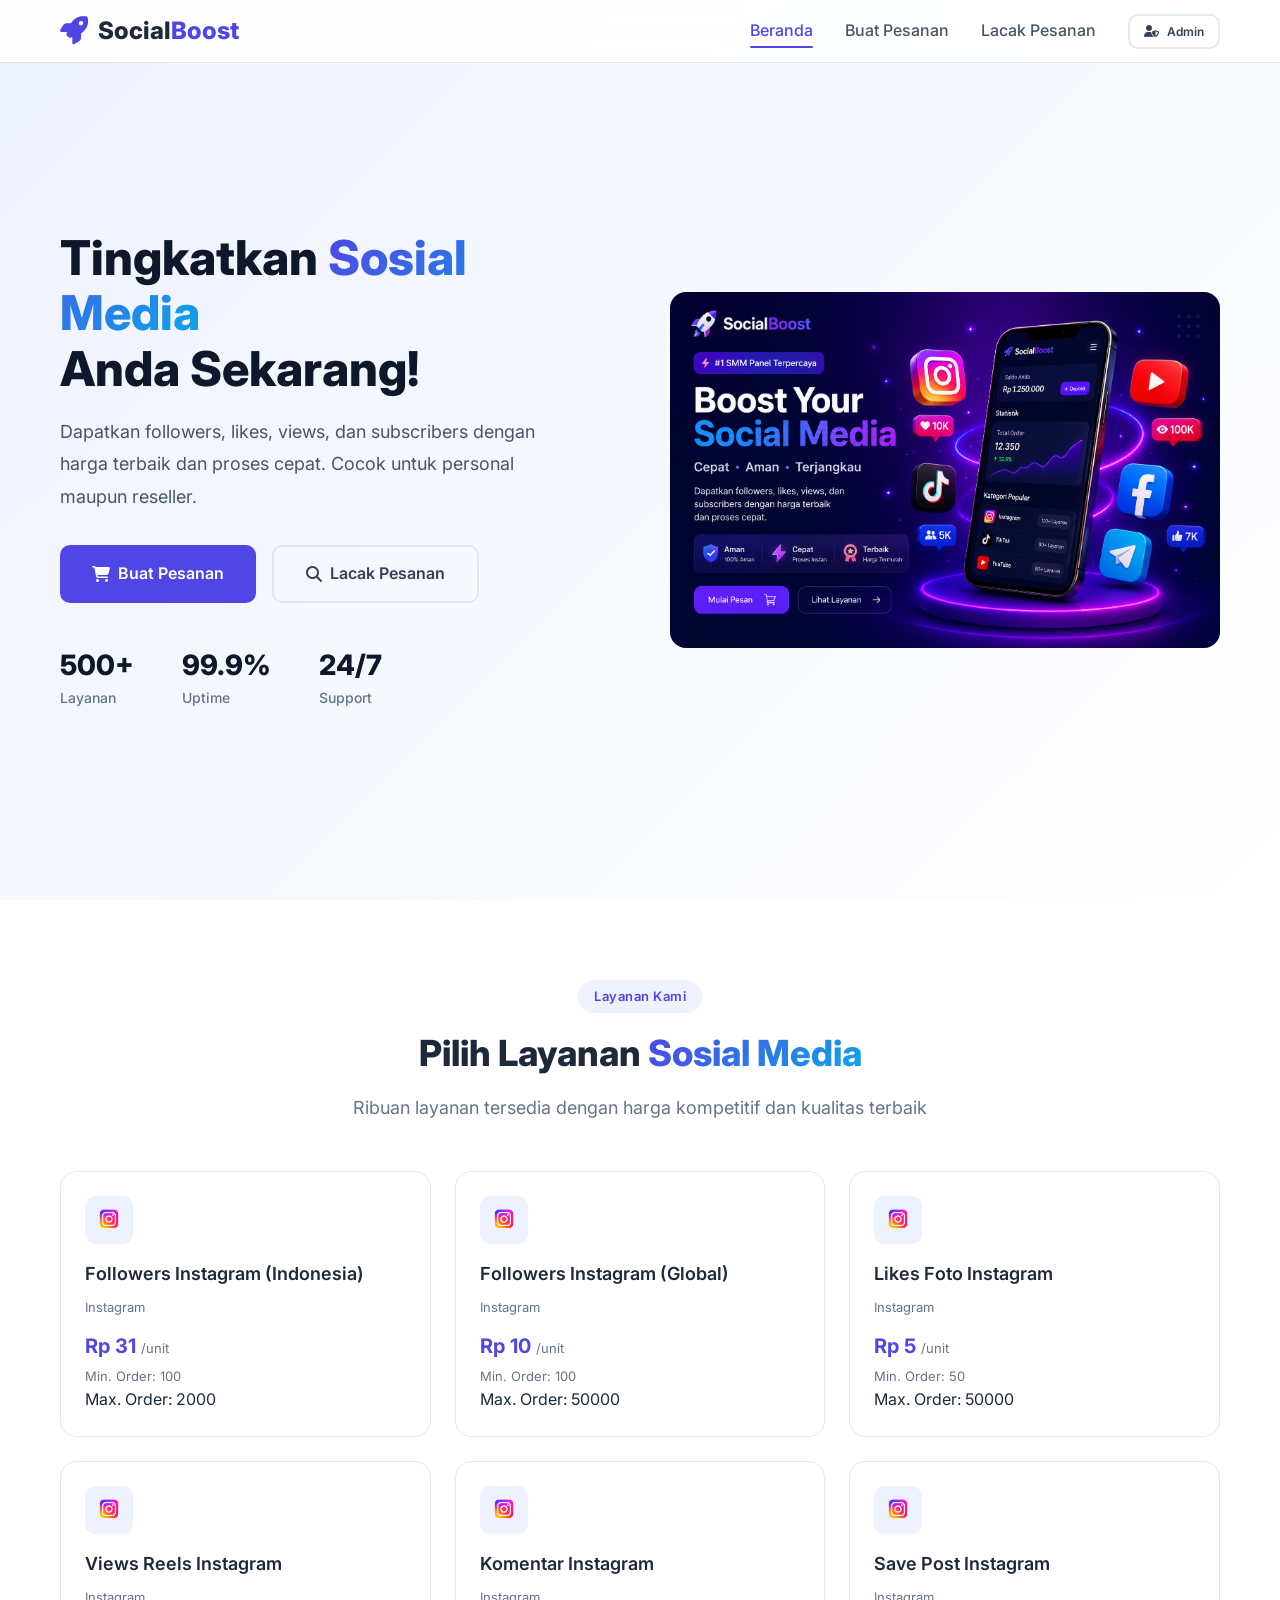
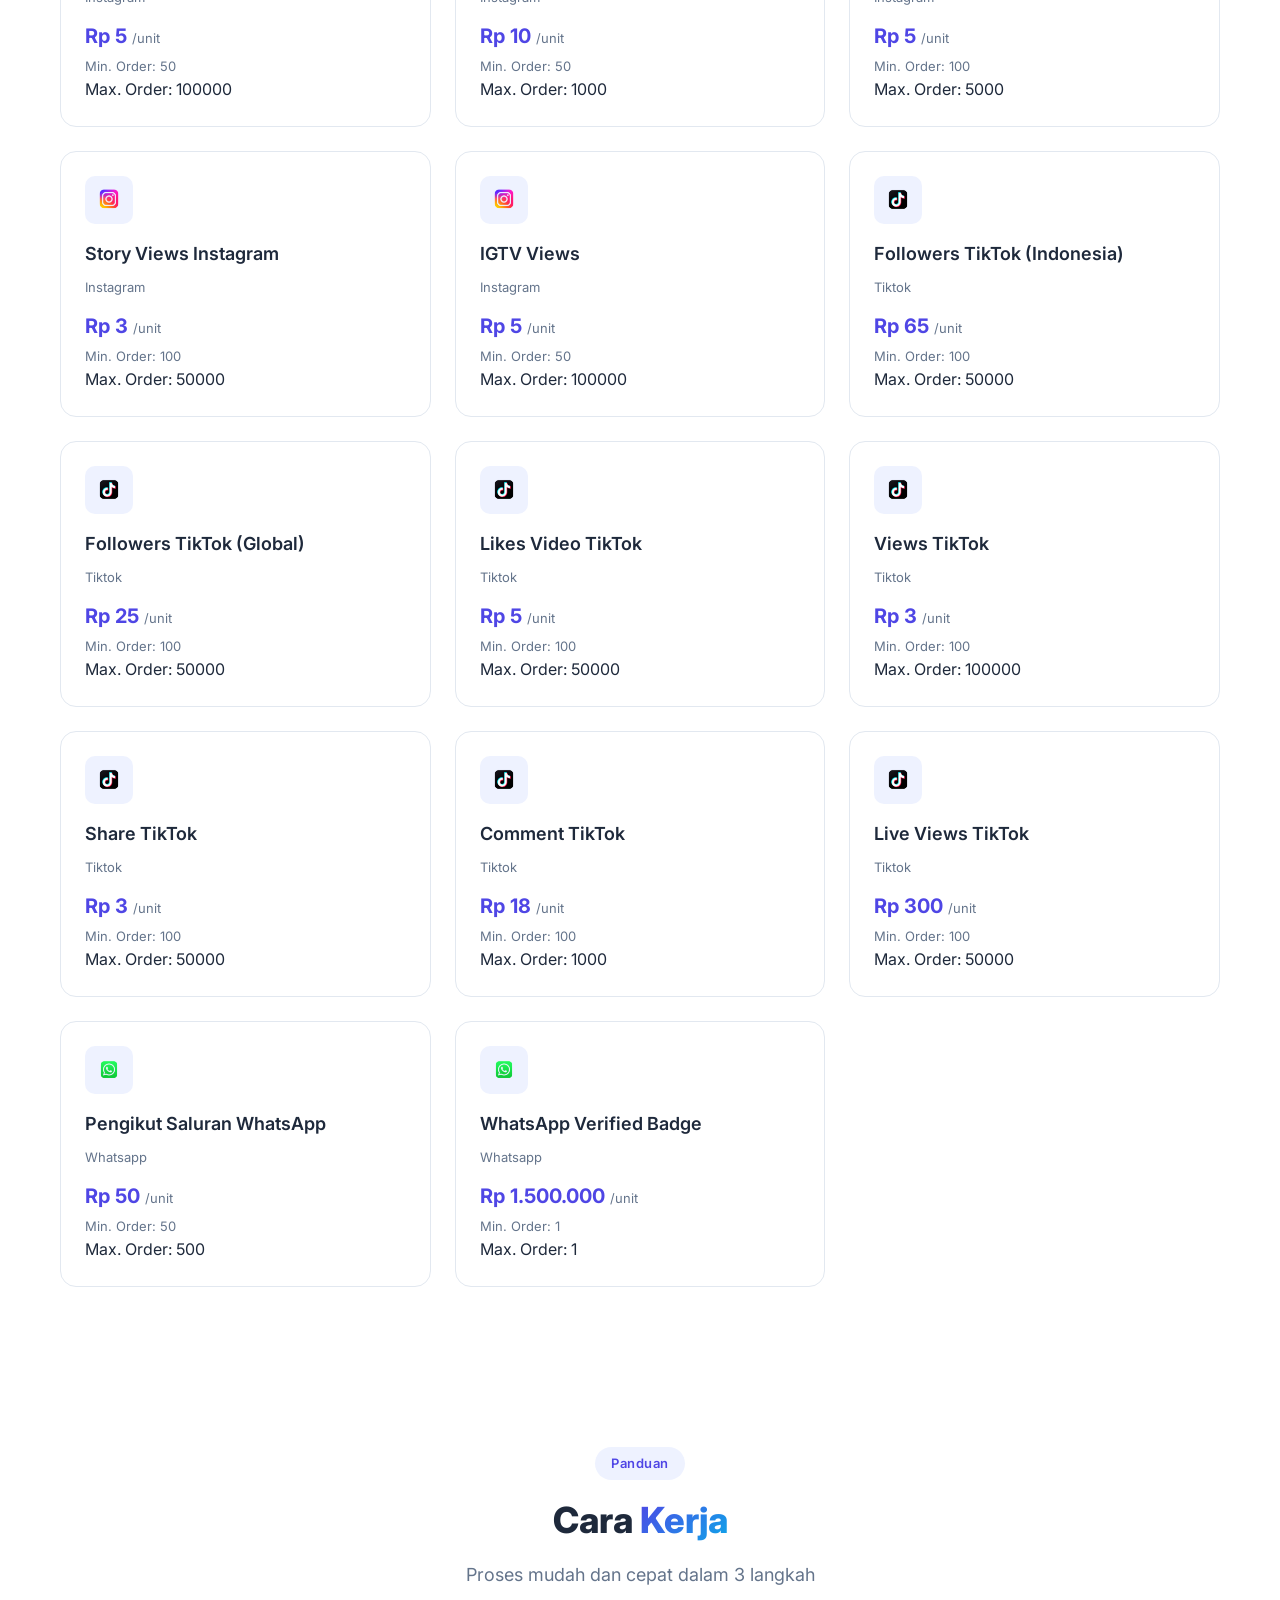
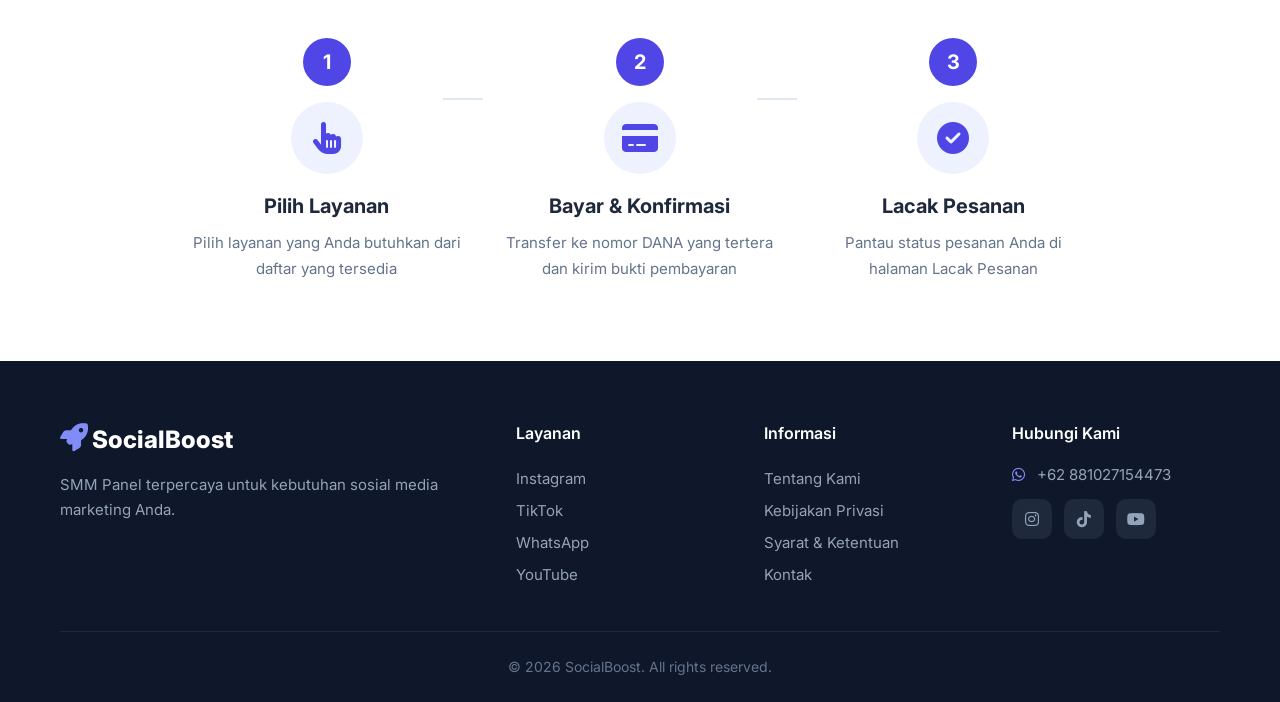
<file: index.html>
<!DOCTYPE html>
<html lang="id">
<head>
    <meta charset="UTF-8" />
    <meta name="viewport" content="width=device-width, initial-scale=1.0" />
    <title>SocialBoost - SMM Panel Terpercaya</title>
    
    <!-- Font & Icons -->
    <link href="https://fonts.googleapis.com/css2?family=Inter:wght@400;500;600;700;800&display=swap" rel="stylesheet" />
    <link rel="stylesheet" href="https://cdnjs.cloudflare.com/ajax/libs/font-awesome/6.5.0/css/all.min.css" />
    
    <!-- CSS -->
    <link rel="stylesheet" href="style.css" />
</head>
<body>
    <!-- ============================================ -->
    <!-- NAVBAR -->
    <!-- ============================================ -->
    <nav class="navbar">
        <div class="container">
            <div class="navbar-brand">
                <i class="fas fa-rocket"></i>
                <span>Social<span class="highlight">Boost</span></span>
            </div>
            
            <div class="navbar-menu">
                <a href="index.html" class="nav-link active">Beranda</a>
                <a href="order.html" class="nav-link">Buat Pesanan</a>
                <a href="tracking.html" class="nav-link">Lacak Pesanan</a>
                <a href="admin.html" class="btn btn-outline btn-sm">
                    <i class="fas fa-user-shield"></i> Admin
                </a>
            </div>
            
            <button class="hamburger" id="hamburger">
                <i class="fas fa-bars"></i>
            </button>
        </div>
    </nav>

    <!-- ============================================ -->
    <!-- HERO SECTION -->
    <!-- ============================================ -->
    <section class="hero">
        <div class="container">
            <div class="hero-content">
                <h1>
                    Tingkatkan <span class="gradient-text">Sosial Media</span><br />
                    Anda Sekarang!
                </h1>
                <p>
                    Dapatkan followers, likes, views, dan subscribers dengan harga 
                    terbaik dan proses cepat. Cocok untuk personal maupun reseller.
                </p>
                <div class="hero-buttons">
                    <a href="order.html" class="btn btn-primary btn-lg">
                        <i class="fas fa-shopping-cart"></i> Buat Pesanan
                    </a>
                    <a href="tracking.html" class="btn btn-outline btn-lg">
                        <i class="fas fa-search"></i> Lacak Pesanan
                    </a>
                </div>
                <div class="hero-stats">
                    <div class="stat">
                        <span class="stat-number">500+</span>
                        <span class="stat-label">Layanan</span>
                    </div>
                    <div class="stat">
                        <span class="stat-number">99.9%</span>
                        <span class="stat-label">Uptime</span>
                    </div>
                    <div class="stat">
                        <span class="stat-number">24/7</span>
                        <span class="stat-label">Support</span>
                    </div>
                </div>
            </div>
            
            <div class="hero-image">
    <img src="assets/images/banner-smm.jpg" alt="SMM Panel Banner" />
</div>
        </div>
    </section>

    <!-- ============================================ -->
    <!-- LAYANAN SECTION -->
    <!-- ============================================ -->
    <section class="services">
        <div class="container">
            <div class="section-header">
                <span class="badge">Layanan Kami</span>
                <h2>Pilih Layanan <span class="gradient-text">Sosial Media</span></h2>
                <p>Ribuan layanan tersedia dengan harga kompetitif dan kualitas terbaik</p>
            </div>

            <div id="loadingServices" class="loading-spinner" style="display:none;">
                <i class="fas fa-spinner fa-spin"></i>
                <p>Memuat layanan...</p>
            </div>

            <div class="services-grid" id="servicesGrid">
                <!-- Akan diisi oleh JavaScript -->
            </div>
        </div>
    </section>

    <!-- ============================================ -->
    <!-- CARA KERJA SECTION -->
    <!-- ============================================ -->
    <section class="how-it-works">
        <div class="container">
            <div class="section-header">
                <span class="badge">Panduan</span>
                <h2>Cara <span class="gradient-text">Kerja</span></h2>
                <p>Proses mudah dan cepat dalam 3 langkah</p>
            </div>

            <div class="steps">
                <div class="step">
                    <div class="step-number">1</div>
                    <div class="step-icon">
                        <i class="fas fa-hand-pointer"></i>
                    </div>
                    <h3>Pilih Layanan</h3>
                    <p>Pilih layanan yang Anda butuhkan dari daftar yang tersedia</p>
                </div>

                <div class="step">
                    <div class="step-number">2</div>
                    <div class="step-icon">
                        <i class="fas fa-credit-card"></i>
                    </div>
                    <h3>Bayar & Konfirmasi</h3>
                    <p>Transfer ke nomor DANA yang tertera dan kirim bukti pembayaran</p>
                </div>

                <div class="step">
                    <div class="step-number">3</div>
                    <div class="step-icon">
                        <i class="fas fa-check-circle"></i>
                    </div>
                    <h3>Lacak Pesanan</h3>
                    <p>Pantau status pesanan Anda di halaman Lacak Pesanan</p>
                </div>
            </div>
        </div>
    </section>

    <!-- ============================================ -->
    <!-- FOOTER -->
    <!-- ============================================ -->
    <footer class="footer">
        <div class="container">
            <div class="footer-content">
                <div class="footer-brand">
                    <i class="fas fa-rocket"></i>
                    <span>Social<span class="highlight">Boost</span></span>
                    <p>SMM Panel terpercaya untuk kebutuhan sosial media marketing Anda.</p>
                </div>

                <div class="footer-links">
                    <h4>Layanan</h4>
                    <a href="#">Instagram</a>
                    <a href="#">TikTok</a>
                    <a href="#">WhatsApp</a>
                    <a href="#">YouTube</a>
                </div>

                <div class="footer-links">
                    <h4>Informasi</h4>
                    <a href="#">Tentang Kami</a>
                    <a href="#">Kebijakan Privasi</a>
                    <a href="#">Syarat & Ketentuan</a>
                    <a href="#">Kontak</a>
                </div>

                <div class="footer-contact">
                    <h4>Hubungi Kami</h4>
                    <p><i class="fab fa-whatsapp"></i> +62 881027154473</p>                 
                    <div class="social-icons">
                        <a href="#"><i class="fab fa-instagram"></i></a>
                        <a href="#"><i class="fab fa-tiktok"></i></a>
                        <a href="#"><i class="fab fa-youtube"></i></a>
                    </div>
                </div>
            </div>

            <div class="footer-bottom">
                <p>&copy; 2026 SocialBoost. All rights reserved.</p>
            </div>
        </div>
    </footer>

    <!-- ============================================ -->
    <!-- TOAST NOTIFICATION -->
    <!-- ============================================ -->
    <div class="toast" id="toast">
        <div class="toast-icon">
            <i class="fas fa-check-circle"></i>
        </div>
        <div class="toast-message" id="toastMessage">
            Pesanan berhasil dibuat!
        </div>
    </div>

    <!-- JavaScript -->
    <script src="script.js"></script>
</body>
</html>
</file>
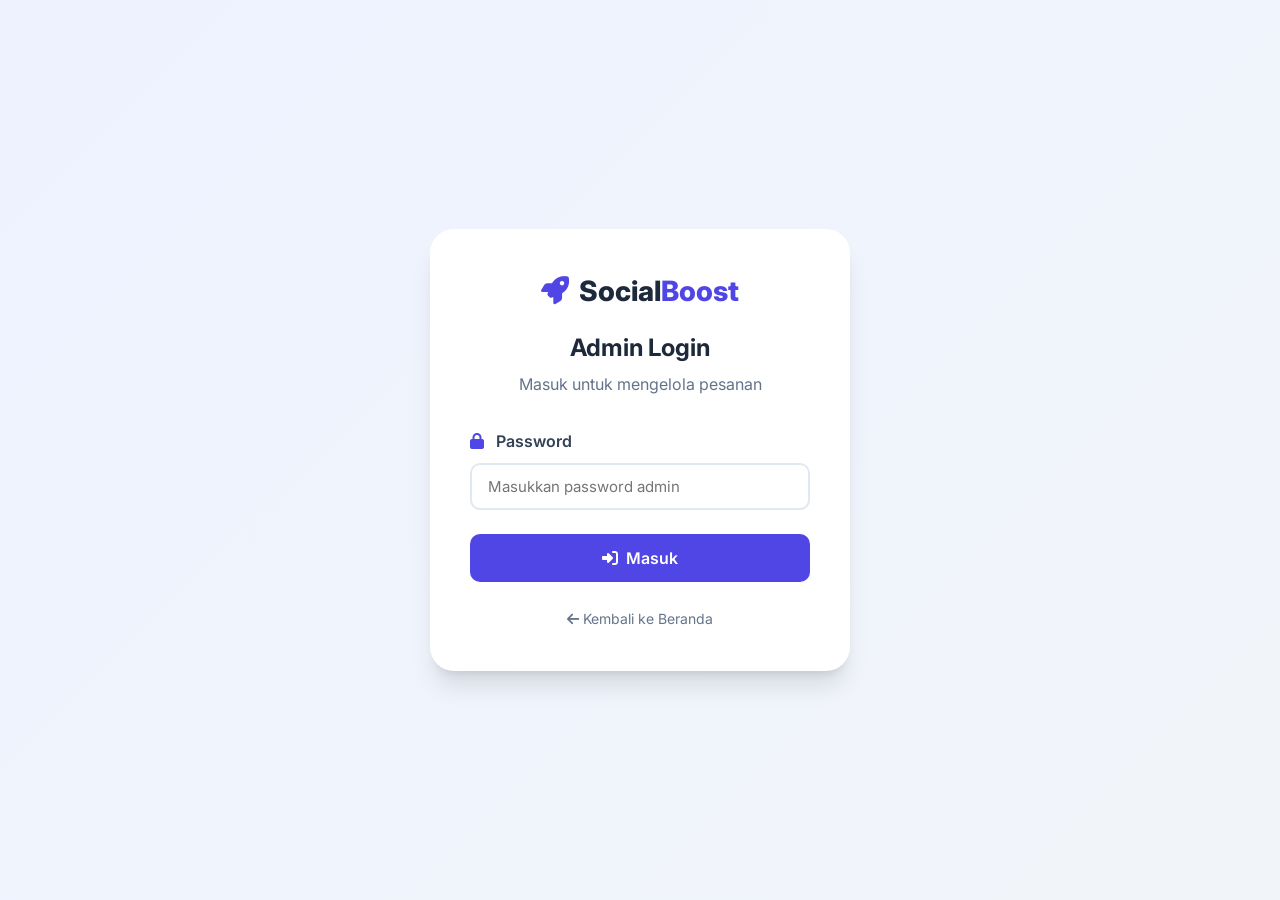
<file: login.html>
<!DOCTYPE html>
<html lang="id">
<head>
    <meta charset="UTF-8" />
    <meta name="viewport" content="width=device-width, initial-scale=1.0" />
    <title>Login Admin - SocialBoost</title>
    
    <link href="https://fonts.googleapis.com/css2?family=Inter:wght@400;500;600;700;800&display=swap" rel="stylesheet" />
    <link rel="stylesheet" href="https://cdnjs.cloudflare.com/ajax/libs/font-awesome/6.5.0/css/all.min.css" />
    <link rel="stylesheet" href="style.css" />
</head>
<body class="login-body">
    <div class="login-container">
        <div class="login-card">
            <div class="login-header">
                <div class="login-logo">
                    <i class="fas fa-rocket"></i>
                    <span>Social<span class="highlight">Boost</span></span>
                </div>
                <h2>Admin Login</h2>
                <p>Masuk untuk mengelola pesanan</p>
            </div>

            <form id="loginForm">
                <div class="form-group">
                    <label for="loginPassword">
                        <i class="fas fa-lock"></i> Password
                    </label>
                    <input 
                        type="password" 
                        id="loginPassword" 
                        placeholder="Masukkan password admin" 
                        required
                    />
                </div>

                <button type="submit" class="btn btn-primary btn-block btn-lg">
                    <i class="fas fa-sign-in-alt"></i> Masuk
                </button>

                <div class="login-error" id="loginError">
                    <i class="fas fa-exclamation-circle"></i> Password salah!
                </div>
            </form>

            <div class="login-footer">
                <a href="index.html"><i class="fas fa-arrow-left"></i> Kembali ke Beranda</a>
            </div>
        </div>
    </div>

    <script src="login.js"></script>
</body>
</html>
</file>
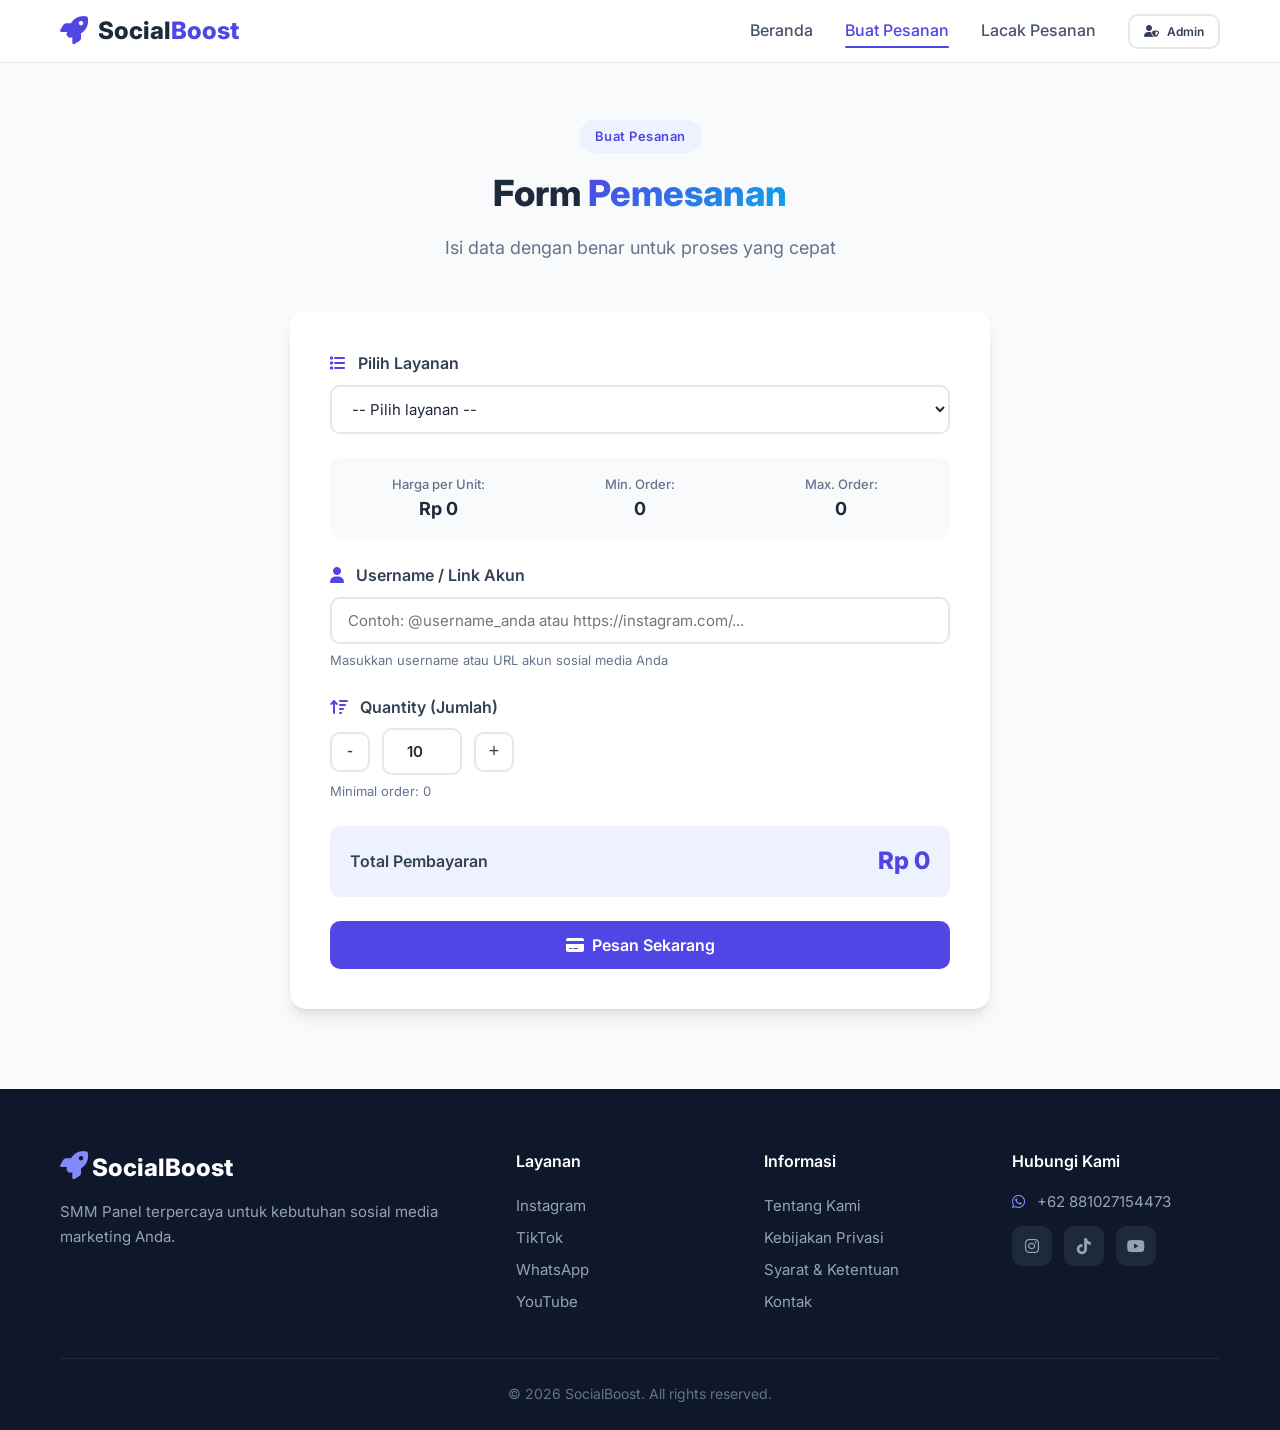
<file: order.html>
<!DOCTYPE html>
<html lang="id">
<head>
    <meta charset="UTF-8" />
    <meta name="viewport" content="width=device-width, initial-scale=1.0" />
    <title>Buat Pesanan - SocialBoost</title>
    
    <link href="https://fonts.googleapis.com/css2?family=Inter:wght@400;500;600;700;800&display=swap" rel="stylesheet" />
    <link rel="stylesheet" href="https://cdnjs.cloudflare.com/ajax/libs/font-awesome/6.5.0/css/all.min.css" />
    <link rel="stylesheet" href="style.css" />
</head>
<body>
    <!-- ============================================ -->
    <!-- NAVBAR -->
    <!-- ============================================ -->
    <nav class="navbar">
        <div class="container">
            <div class="navbar-brand">
                <i class="fas fa-rocket"></i>
                <span>Social<span class="highlight">Boost</span></span>
            </div>
            
            <div class="navbar-menu">
                <a href="index.html" class="nav-link">Beranda</a>
                <a href="order.html" class="nav-link active">Buat Pesanan</a>
                <a href="tracking.html" class="nav-link">Lacak Pesanan</a>
                <a href="admin.html" class="btn btn-outline btn-sm">
                    <i class="fas fa-user-shield"></i> Admin
                </a>
            </div>
            
            <button class="hamburger" id="hamburger">
                <i class="fas fa-bars"></i>
            </button>
        </div>
    </nav>

    <!-- ============================================ -->
    <!-- ORDER SECTION -->
    <!-- ============================================ -->
    <section class="order-section" style="padding-top: 120px;">
        <div class="container">
            <div class="section-header">
                <span class="badge">Buat Pesanan</span>
                <h2>Form <span class="gradient-text">Pemesanan</span></h2>
                <p>Isi data dengan benar untuk proses yang cepat</p>
            </div>

            <div class="order-card">
                <form id="orderForm">
                    <div class="form-group">
                        <label for="serviceSelect">
                            <i class="fas fa-list"></i> Pilih Layanan
                        </label>
                        <select id="serviceSelect" required>
                            <option value="">-- Pilih layanan --</option>
                        </select>
                    </div>

                    <div class="service-detail" id="serviceDetail">
                        <div class="detail-item">
                            <span class="label">Harga per Unit:</span>
                            <span class="value" id="pricePerUnit">Rp 0</span>
                        </div>
                        <div class="detail-item">
                            <span class="label">Min. Order:</span>
                            <span class="value" id="minOrder">0</span>
                        </div>
                        <div class="detail-item">
                            <span class="label">Max. Order:</span>
                            <span class="value" id="maxOrder">0</span>
                        </div>
                    </div>

                    <div class="form-group">
                        <label for="targetInput">
                            <i class="fas fa-user"></i> Username / Link Akun
                        </label>
                        <input 
                            type="text" 
                            id="targetInput" 
                            placeholder="Contoh: @username_anda atau https://instagram.com/..." 
                            required
                        />
                        <small>Masukkan username atau URL akun sosial media Anda</small>
                    </div>

                    <div class="form-group">
                        <label for="quantityInput">
                            <i class="fas fa-sort-amount-up"></i> Quantity (Jumlah)
                        </label>
                        <div class="quantity-wrapper">
                            <button type="button" class="qty-btn" id="qtyMinus">-</button>
                            <input 
                                type="number" 
                                id="quantityInput" 
                                min="1" 
                                value="10" 
                                required
                            />
                            <button type="button" class="qty-btn" id="qtyPlus">+</button>
                        </div>
                        <small>Minimal order: <span id="qtyMinDisplay">0</span></small>
                    </div>

                    <div class="total-price">
                        <span>Total Pembayaran</span>
                        <span class="total-amount" id="totalAmount">Rp 0</span>
                    </div>

                    <button type="submit" class="btn btn-primary btn-block btn-lg">
                        <i class="fas fa-credit-card"></i> Pesan Sekarang
                    </button>
                </form>
            </div>
        </div>
    </section>

    <!-- ============================================ -->
    <!-- FOOTER -->
    <!-- ============================================ -->
    <footer class="footer">
        <div class="container">
            <div class="footer-content">
                <div class="footer-brand">
                    <i class="fas fa-rocket"></i>
                    <span>Social<span class="highlight">Boost</span></span>
                    <p>SMM Panel terpercaya untuk kebutuhan sosial media marketing Anda.</p>
                </div>

                <div class="footer-links">
                    <h4>Layanan</h4>
                    <a href="#">Instagram</a>
                    <a href="#">TikTok</a>
                    <a href="#">WhatsApp</a>
                    <a href="#">YouTube</a>
                </div>

                <div class="footer-links">
                    <h4>Informasi</h4>
                    <a href="#">Tentang Kami</a>
                    <a href="#">Kebijakan Privasi</a>
                    <a href="#">Syarat & Ketentuan</a>
                    <a href="#">Kontak</a>
                </div>

                <div class="footer-contact">
                    <h4>Hubungi Kami</h4>
                    <p><i class="fab fa-whatsapp"></i> +62 881027154473</p>
                    <div class="social-icons">
                        <a href="#"><i class="fab fa-instagram"></i></a>
                        <a href="#"><i class="fab fa-tiktok"></i></a>
                        <a href="#"><i class="fab fa-youtube"></i></a>
                    </div>
                </div>
            </div>

            <div class="footer-bottom">
                <p>&copy; 2026 SocialBoost. All rights reserved.</p>
            </div>
        </div>
    </footer>

    <!-- ============================================ -->
    <!-- MODAL KONFIRMASI PEMBAYARAN -->
    <!-- ============================================ -->
    <div class="modal" id="paymentModal">
        <div class="modal-content">
            <div class="modal-header">
                <h2><i class="fas fa-check-circle" style="color: #22C55E;"></i> Konfirmasi Pembayaran</h2>
                <button class="modal-close" id="modalClose">&times;</button>
            </div>

            <div class="modal-body">
                <div class="order-summary">
                    <h3>Detail Pesanan</h3>
                    <div class="summary-item">
                        <span>Layanan</span>
                        <span id="modalService">-</span>
                    </div>
                    <div class="summary-item">
                        <span>Target</span>
                        <span id="modalTarget">-</span>
                    </div>
                    <div class="summary-item">
                        <span>Quantity</span>
                        <span id="modalQuantity">-</span>
                    </div>
                    <div class="summary-item total">
                        <span>Total Bayar</span>
                        <span id="modalTotal">Rp 0</span>
                    </div>
                </div>

                <div class="payment-info">
                    <div class="payment-method">
                        <i class="fab fa-dana"></i>
                        <div>
                            <h4>Transfer ke DANA</h4>
                            <p class="dana-number">085216704274</p>
                            <small>a.n. AISYAH</small>
                        </div>
                    </div>
                    <div class="payment-amount">
                        <span>Total yang harus dibayar:</span>
                        <span class="amount" id="modalAmount">Rp 0</span>
                    </div>
                </div>

                <!-- ============================================ -->
                <!-- FORM KONFIRMASI - PASTIKAN ID NYA -->
                <!-- ============================================ -->
                <form id="confirmationForm">
                    <h3>Form Konfirmasi Transfer</h3>
                    
                    <div class="form-group">
                        <label for="senderName">
                            <i class="fas fa-user"></i> Nama Pengirim
                        </label>
                        <input 
                            type="text" 
                            id="senderName" 
                            placeholder="Masukkan nama Anda" 
                            required
                        />
                    </div>

                    <div class="form-group">
                        <label for="proofImage">
                            <i class="fas fa-image"></i> Bukti Transfer
                        </label>
                        <input 
                            type="file" 
                            id="proofImage" 
                            accept="image/*" 
                            required
                        />
                        <small>Upload screenshot bukti transfer (max 2MB)</small>
                        <div id="imagePreview"></div>
                    </div>

                    <input type="hidden" id="hiddenService" />
                    <input type="hidden" id="hiddenTarget" />
                    <input type="hidden" id="hiddenQuantity" />
                    <input type="hidden" id="hiddenPrice" />

                    <button type="submit" class="btn btn-success btn-block">
                        <i class="fas fa-paper-plane"></i> Kirim Konfirmasi
                    </button>
                </form>
            </div>
        </div>
    </div>

    <!-- ============================================ -->
    <!-- TOAST NOTIFICATION -->
    <!-- ============================================ -->
    <div class="toast" id="toast">
        <div class="toast-icon">
            <i class="fas fa-check-circle"></i>
        </div>
        <div class="toast-message" id="toastMessage">
            Pesanan berhasil dibuat!
        </div>
    </div>

    <script src="script.js"></script>
</body>
</html>
</file>
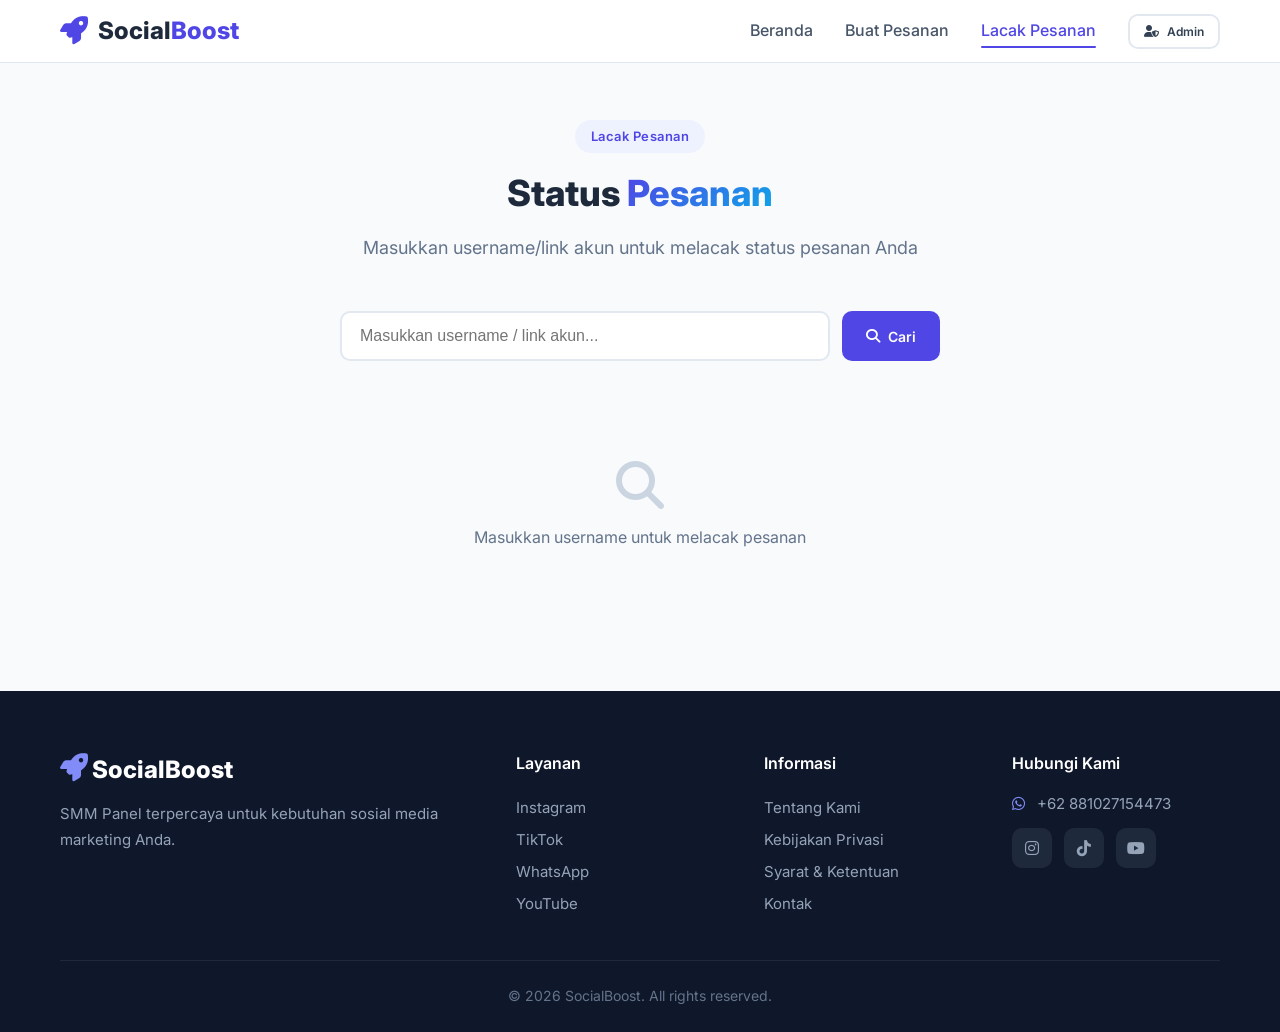
<file: tracking.html>
<!DOCTYPE html>
<html lang="id">
<head>
    <meta charset="UTF-8" />
    <meta name="viewport" content="width=device-width, initial-scale=1.0" />
    <title>Lacak Pesanan - SocialBoost</title>
    
    <link href="https://fonts.googleapis.com/css2?family=Inter:wght@400;500;600;700;800&display=swap" rel="stylesheet" />
    <link rel="stylesheet" href="https://cdnjs.cloudflare.com/ajax/libs/font-awesome/6.5.0/css/all.min.css" />
    <link rel="stylesheet" href="style.css" />
</head>
<body>
    <!-- ============================================ -->
    <!-- NAVBAR -->
    <!-- ============================================ -->
    <nav class="navbar">
        <div class="container">
            <div class="navbar-brand">
                <i class="fas fa-rocket"></i>
                <span>Social<span class="highlight">Boost</span></span>
            </div>
            
            <div class="navbar-menu">
                <a href="index.html" class="nav-link">Beranda</a>
                <a href="order.html" class="nav-link">Buat Pesanan</a>
                <a href="tracking.html" class="nav-link active">Lacak Pesanan</a>
                <a href="admin.html" class="btn btn-outline btn-sm">
                    <i class="fas fa-user-shield"></i> Admin
                </a>
            </div>
            
            <button class="hamburger" id="hamburger">
                <i class="fas fa-bars"></i>
            </button>
        </div>
    </nav>

    <!-- ============================================ -->
    <!-- TRACKING SECTION -->
    <!-- ============================================ -->
    <section class="tracking-section" style="padding-top: 120px;">
        <div class="container">
            <div class="section-header">
                <span class="badge">Lacak Pesanan</span>
                <h2>Status <span class="gradient-text">Pesanan</span></h2>
                <p>Masukkan username/link akun untuk melacak status pesanan Anda</p>
            </div>

            <div class="tracking-search">
                <input type="text" id="trackingTargetInput" placeholder="Masukkan username / link akun..." />
                <button class="btn btn-primary" id="trackingSearchBtn">
                    <i class="fas fa-search"></i> Cari
                </button>
            </div>

            <div class="tracking-container" id="trackingContainer">
                <div class="tracking-empty" id="trackingOrders">
                    <i class="fas fa-search"></i>
                    <p>Masukkan username untuk melacak pesanan</p>
                </div>
            </div>
        </div>
    </section>

    <!-- ============================================ -->
    <!-- FOOTER -->
    <!-- ============================================ -->
    <footer class="footer">
        <div class="container">
            <div class="footer-content">
                <div class="footer-brand">
                    <i class="fas fa-rocket"></i>
                    <span>Social<span class="highlight">Boost</span></span>
                    <p>SMM Panel terpercaya untuk kebutuhan sosial media marketing Anda.</p>
                </div>

                <div class="footer-links">
                    <h4>Layanan</h4>
                    <a href="#">Instagram</a>
                    <a href="#">TikTok</a>
                    <a href="#">WhatsApp</a>
                    <a href="#">YouTube</a>
                </div>

                <div class="footer-links">
                    <h4>Informasi</h4>
                    <a href="#">Tentang Kami</a>
                    <a href="#">Kebijakan Privasi</a>
                    <a href="#">Syarat & Ketentuan</a>
                    <a href="#">Kontak</a>
                </div>

                <div class="footer-contact">
                    <h4>Hubungi Kami</h4>
                    <p><i class="fab fa-whatsapp"></i> +62 881027154473</p>
                    <div class="social-icons">
                        <a href="#"><i class="fab fa-instagram"></i></a>
                        <a href="#"><i class="fab fa-tiktok"></i></a>
                        <a href="#"><i class="fab fa-youtube"></i></a>
                    </div>
                </div>
            </div>

            <div class="footer-bottom">
                <p>&copy; 2026 SocialBoost. All rights reserved.</p>
            </div>
        </div>
    </footer>

    <script src="script.js"></script>
</body>
</html>
</file>
<file: style.css>
/* ============================================ */
/* ROOT VARIABLES & RESET */
/* ============================================ */
:root {
    --primary: #4F46E5;
    --primary-dark: #4338CA;
    --primary-light: #818CF8;
    --primary-bg: #EEF2FF;
    --secondary: #0EA5E9;
    --secondary-dark: #0284C7;
    --secondary-light: #7DD3FC;
    --success: #22C55E;
    --success-bg: #DCFCE7;
    --danger: #EF4444;
    --danger-bg: #FEE2E2;
    --warning: #F59E0B;
    --warning-bg: #FEF3C7;
    --white: #FFFFFF;
    --gray-50: #F8FAFC;
    --gray-100: #F1F5F9;
    --gray-200: #E2E8F0;
    --gray-300: #CBD5E1;
    --gray-400: #94A3B8;
    --gray-500: #64748B;
    --gray-600: #475569;
    --gray-700: #334155;
    --gray-800: #1E293B;
    --gray-900: #0F172A;
    --shadow-sm: 0 1px 2px 0 rgb(0 0 0 / 0.05);
    --shadow: 0 1px 3px 0 rgb(0 0 0 / 0.1), 0 1px 2px -1px rgb(0 0 0 / 0.1);
    --shadow-md: 0 4px 6px -1px rgb(0 0 0 / 0.1), 0 2px 4px -2px rgb(0 0 0 / 0.1);
    --shadow-lg: 0 10px 15px -3px rgb(0 0 0 / 0.1), 0 4px 6px -4px rgb(0 0 0 / 0.1);
    --shadow-xl: 0 20px 25px -5px rgb(0 0 0 / 0.1), 0 8px 10px -6px rgb(0 0 0 / 0.1);
    --radius-sm: 6px;
    --radius: 10px;
    --radius-lg: 16px;
    --radius-xl: 24px;
    --font: 'Inter', -apple-system, BlinkMacSystemFont, 'Segoe UI', Roboto, sans-serif;
    --transition: all 0.3s cubic-bezier(0.4, 0, 0.2, 1);
}

* { margin: 0; padding: 0; box-sizing: border-box; }
html { scroll-behavior: smooth; }
body {
    font-family: var(--font);
    color: var(--gray-800);
    background: var(--gray-50);
    line-height: 1.6;
}

/* ============================================ */
/* UTILITY CLASSES */
/* ============================================ */
.container { max-width: 1200px; margin: 0 auto; padding: 0 20px; }
.highlight { color: var(--primary); }
.gradient-text {
    background: linear-gradient(135deg, var(--primary), var(--secondary));
    -webkit-background-clip: text;
    -webkit-text-fill-color: transparent;
    background-clip: text;
}
.section-header { text-align: center; margin-bottom: 48px; }
.section-header .badge {
    display: inline-block;
    background: var(--primary-bg);
    color: var(--primary);
    padding: 6px 16px;
    border-radius: 50px;
    font-size: 13px;
    font-weight: 600;
    letter-spacing: 0.5px;
    margin-bottom: 12px;
}
.section-header h2 { font-size: 36px; font-weight: 800; margin-bottom: 12px; }
.section-header p {
    color: var(--gray-500);
    font-size: 18px;
    max-width: 600px;
    margin: 0 auto;
}

/* ============================================ */
/* BUTTONS */
/* ============================================ */
.btn {
    display: inline-flex;
    align-items: center;
    gap: 8px;
    padding: 10px 24px;
    border: none;
    border-radius: var(--radius);
    font-family: var(--font);
    font-size: 14px;
    font-weight: 600;
    cursor: pointer;
    transition: var(--transition);
    text-decoration: none;
    text-align: center;
    justify-content: center;
}
.btn-primary { background: var(--primary); color: white; }
.btn-primary:hover { background: var(--primary-dark); transform: translateY(-2px); box-shadow: var(--shadow-lg); }
.btn-secondary { background: var(--secondary); color: white; }
.btn-secondary:hover { background: var(--secondary-dark); transform: translateY(-2px); box-shadow: var(--shadow-lg); }
.btn-success { background: var(--success); color: white; }
.btn-success:hover { background: #16A34A; transform: translateY(-2px); box-shadow: var(--shadow-lg); }
.btn-danger { background: var(--danger); color: white; }
.btn-danger:hover { background: #DC2626; transform: translateY(-2px); box-shadow: var(--shadow-lg); }
.btn-outline {
    background: transparent;
    color: var(--gray-700);
    border: 2px solid var(--gray-200);
}
.btn-outline:hover { border-color: var(--primary); color: var(--primary); background: var(--primary-bg); }
.btn-lg { padding: 14px 32px; font-size: 16px; }
.btn-sm { padding: 6px 14px; font-size: 12px; }
.btn-block { width: 100%; justify-content: center; }
.btn:disabled { opacity: 0.6; cursor: not-allowed; transform: none !important; }

/* ============================================ */
/* NAVBAR */
/* ============================================ */
.navbar {
    position: fixed;
    top: 0;
    left: 0;
    right: 0;
    z-index: 1000;
    background: rgba(255, 255, 255, 0.9);
    backdrop-filter: blur(12px);
    border-bottom: 1px solid var(--gray-200);
    padding: 12px 0;
    transition: var(--transition);
}
.navbar .container { display: flex; justify-content: space-between; align-items: center; }
.navbar-brand {
    display: flex;
    align-items: center;
    gap: 10px;
    font-size: 24px;
    font-weight: 800;
    color: var(--gray-800);
    text-decoration: none;
}
.navbar-brand i { color: var(--primary); font-size: 28px; }
.navbar-menu { display: flex; align-items: center; gap: 32px; }
.nav-link {
    color: var(--gray-600);
    text-decoration: none;
    font-weight: 500;
    transition: var(--transition);
    position: relative;
}
.nav-link:hover { color: var(--primary); }
.nav-link.active { color: var(--primary); }
.nav-link.active::after {
    content: '';
    position: absolute;
    bottom: -4px;
    left: 0;
    right: 0;
    height: 2px;
    background: var(--primary);
    border-radius: 2px;
}
.hamburger {
    display: none;
    background: none;
    border: none;
    font-size: 24px;
    color: var(--gray-700);
    cursor: pointer;
    padding: 4px;
}

/* ============================================ */
/* HERO SECTION */
/* ============================================ */
.hero {
    padding: 120px 0 80px;
    background: linear-gradient(135deg, var(--primary-bg) 0%, #FFFFFF 100%);
    min-height: 100vh;
    display: flex;
    align-items: center;
}
.hero .container {
    display: grid;
    grid-template-columns: 1fr 1fr;
    gap: 60px;
    align-items: center;
}
.hero-content h1 {
    font-size: 48px;
    font-weight: 800;
    line-height: 1.15;
    margin-bottom: 20px;
    color: var(--gray-900);
}
.hero-content p {
    font-size: 18px;
    color: var(--gray-600);
    margin-bottom: 32px;
    max-width: 500px;
    line-height: 1.8;
}
.hero-buttons { display: flex; gap: 16px; flex-wrap: wrap; margin-bottom: 40px; }
.hero-stats { display: flex; gap: 48px; }
.stat { display: flex; flex-direction: column; }
.stat-number { font-size: 28px; font-weight: 800; color: var(--gray-900); }
.stat-label { font-size: 14px; color: var(--gray-500); font-weight: 500; }
.hero-image { display: flex; justify-content: center; align-items: center; }
.hero-image img { max-width: 100%; height: auto; border-radius: var(--radius-lg); }

/* ============================================ */
/* SERVICES SECTION */
/* ============================================ */
.services { padding: 80px 0; background: var(--white); }
.loading-spinner { text-align: center; padding: 60px 0; }
.loading-spinner i { font-size: 40px; color: var(--primary); }
.loading-spinner p { margin-top: 12px; color: var(--gray-500); }
.services-grid {
    display: grid;
    grid-template-columns: repeat(auto-fill, minmax(280px, 1fr));
    gap: 24px;
}
.service-card {
    background: var(--white);
    border: 1px solid var(--gray-200);
    border-radius: var(--radius-lg);
    padding: 24px;
    transition: var(--transition);
    cursor: pointer;
    position: relative;
}
.service-card:hover { transform: translateY(-4px); box-shadow: var(--shadow-xl); border-color: var(--primary-light); }
.service-card.selected {
    border-color: var(--primary);
    box-shadow: 0 0 0 3px var(--primary-bg), var(--shadow-lg);
}
.service-card .service-icon {
    width: 48px;
    height: 48px;
    background: var(--primary-bg);
    border-radius: var(--radius);
    display: flex;
    align-items: center;
    justify-content: center;
    font-size: 24px;
    color: var(--primary);
    margin-bottom: 16px;
}
.service-card .service-name { font-size: 18px; font-weight: 600; margin-bottom: 8px; }
.service-card .service-category { font-size: 13px; color: var(--gray-500); margin-bottom: 12px; }
.service-card .service-price { font-size: 20px; font-weight: 700; color: var(--primary); }
.service-card .service-price small { font-weight: 400; font-size: 13px; color: var(--gray-500); }
.service-card .service-min { font-size: 13px; color: var(--gray-500); margin-top: 4px; }
.service-card .service-badge {
    position: absolute;
    top: 16px;
    right: 16px;
    background: var(--success-bg);
    color: var(--success);
    font-size: 11px;
    font-weight: 600;
    padding: 4px 12px;
    border-radius: 50px;
}

/* ============================================ */
/* ORDER SECTION */
/* ============================================ */
.order-section { padding: 80px 0; background: var(--gray-50); }
.order-card {
    max-width: 700px;
    margin: 0 auto;
    background: var(--white);
    border-radius: var(--radius-lg);
    padding: 40px;
    box-shadow: var(--shadow-lg);
}
.form-group { margin-bottom: 24px; }
.form-group label {
    display: block;
    font-weight: 600;
    margin-bottom: 8px;
    color: var(--gray-700);
}
.form-group label i { color: var(--primary); margin-right: 8px; }
.form-group input,
.form-group select,
.form-group textarea {
    width: 100%;
    padding: 12px 16px;
    border: 2px solid var(--gray-200);
    border-radius: var(--radius);
    font-family: var(--font);
    font-size: 15px;
    transition: var(--transition);
    background: var(--white);
    color: var(--gray-800);
}
.form-group input:focus,
.form-group select:focus,
.form-group textarea:focus {
    outline: none;
    border-color: var(--primary);
    box-shadow: 0 0 0 3px var(--primary-bg);
}
.form-group input:disabled,
.form-group select:disabled { background: var(--gray-100); cursor: not-allowed; }
.form-group small { display: block; margin-top: 6px; color: var(--gray-500); font-size: 13px; }
.quantity-wrapper { display: flex; align-items: center; gap: 12px; }
.quantity-wrapper .qty-btn {
    width: 40px;
    height: 40px;
    border: 2px solid var(--gray-200);
    border-radius: var(--radius);
    background: var(--white);
    color: var(--gray-700);
    font-size: 18px;
    cursor: pointer;
    transition: var(--transition);
    display: flex;
    align-items: center;
    justify-content: center;
}
.quantity-wrapper .qty-btn:hover { border-color: var(--primary); color: var(--primary); background: var(--primary-bg); }
.quantity-wrapper input { width: 80px !important; text-align: center; font-weight: 600; }
.service-detail {
    display: grid;
    grid-template-columns: repeat(3, 1fr);
    gap: 16px;
    padding: 16px;
    background: var(--gray-50);
    border-radius: var(--radius);
    margin-bottom: 24px;
}
.detail-item { text-align: center; }
.detail-item .label { display: block; font-size: 13px; color: var(--gray-500); font-weight: 500; }
.detail-item .value { font-size: 18px; font-weight: 700; color: var(--gray-800); }
.total-price {
    display: flex;
    justify-content: space-between;
    align-items: center;
    padding: 16px 20px;
    background: var(--primary-bg);
    border-radius: var(--radius);
    margin-bottom: 24px;
}
.total-price span:first-child { font-weight: 600; color: var(--gray-700); }
.total-price .total-amount { font-size: 24px; font-weight: 800; color: var(--primary); }

/* ============================================ */
/* HOW IT WORKS */
/* ============================================ */
.how-it-works { padding: 80px 0; background: var(--white); }
.steps {
    display: grid;
    grid-template-columns: repeat(3, 1fr);
    gap: 40px;
    max-width: 900px;
    margin: 0 auto;
}
.step { text-align: center; position: relative; }
.step-number {
    width: 48px;
    height: 48px;
    background: var(--primary);
    color: white;
    border-radius: 50%;
    display: flex;
    align-items: center;
    justify-content: center;
    font-size: 20px;
    font-weight: 700;
    margin: 0 auto 16px;
}
.step-icon {
    width: 72px;
    height: 72px;
    background: var(--primary-bg);
    border-radius: 50%;
    display: flex;
    align-items: center;
    justify-content: center;
    font-size: 32px;
    color: var(--primary);
    margin: 0 auto 16px;
}
.step h3 { font-size: 20px; font-weight: 700; margin-bottom: 8px; }
.step p { color: var(--gray-500); font-size: 15px; line-height: 1.7; }
.step::after {
    content: '';
    position: absolute;
    top: 60px;
    right: -20px;
    width: 40px;
    height: 2px;
    background: var(--gray-200);
}
.step:last-child::after { display: none; }

/* ============================================ */
/* FOOTER */
/* ============================================ */
.footer {
    background: var(--gray-900);
    color: var(--gray-300);
    padding: 60px 0 24px;
}
.footer-content {
    display: grid;
    grid-template-columns: 2fr 1fr 1fr 1fr;
    gap: 40px;
    margin-bottom: 40px;
}
.footer-brand i { font-size: 28px; color: var(--primary-light); }
.footer-brand span { font-size: 24px; font-weight: 800; color: white; }
.footer-brand p { margin-top: 12px; font-size: 15px; line-height: 1.7; color: var(--gray-400); }
.footer-links h4 { color: white; font-weight: 600; margin-bottom: 16px; }
.footer-links a {
    display: block;
    color: var(--gray-400);
    text-decoration: none;
    font-size: 15px;
    padding: 4px 0;
    transition: var(--transition);
}
.footer-links a:hover { color: white; }
.footer-contact h4 { color: white; font-weight: 600; margin-bottom: 16px; }
.footer-contact p { font-size: 15px; color: var(--gray-400); margin-bottom: 8px; }
.footer-contact p i { color: var(--primary-light); margin-right: 8px; }
.social-icons { display: flex; gap: 12px; margin-top: 12px; }
.social-icons a {
    display: flex;
    align-items: center;
    justify-content: center;
    width: 40px;
    height: 40px;
    background: var(--gray-800);
    border-radius: var(--radius);
    color: var(--gray-400);
    text-decoration: none;
    transition: var(--transition);
}
.social-icons a:hover { background: var(--primary); color: white; }
.footer-bottom {
    border-top: 1px solid var(--gray-800);
    padding-top: 24px;
    text-align: center;
    font-size: 14px;
    color: var(--gray-500);
}

/* ============================================ */
/* MODAL */
/* ============================================ */
.modal {
    display: none;
    position: fixed;
    top: 0;
    left: 0;
    right: 0;
    bottom: 0;
    z-index: 9999;
    background: rgba(0, 0, 0, 0.5);
    backdrop-filter: blur(8px);
    align-items: center;
    justify-content: center;
    padding: 20px;
}
.modal.active { display: flex; }
.modal-content {
    background: var(--white);
    border-radius: var(--radius-lg);
    max-width: 600px;
    width: 100%;
    max-height: 90vh;
    overflow-y: auto;
    box-shadow: var(--shadow-xl);
    animation: modalIn 0.3s ease;
}
@keyframes modalIn {
    from { opacity: 0; transform: scale(0.95) translateY(20px); }
    to { opacity: 1; transform: scale(1) translateY(0); }
}
.modal-sm { max-width: 480px; }
.modal-header {
    display: flex;
    justify-content: space-between;
    align-items: center;
    padding: 24px 28px;
    border-bottom: 1px solid var(--gray-200);
}
.modal-header h2 { font-size: 22px; font-weight: 700; display: flex; align-items: center; gap: 12px; }
.modal-close {
    background: none;
    border: none;
    font-size: 28px;
    color: var(--gray-400);
    cursor: pointer;
    transition: var(--transition);
    padding: 4px 8px;
}
.modal-close:hover { color: var(--gray-700); transform: rotate(90deg); }
.modal-body { padding: 28px; }
.order-summary {
    background: var(--gray-50);
    border-radius: var(--radius);
    padding: 16px 20px;
    margin-bottom: 24px;
}
.order-summary h3 { font-size: 16px; margin-bottom: 12px; color: var(--gray-700); }
.summary-item {
    display: flex;
    justify-content: space-between;
    padding: 8px 0;
    border-bottom: 1px solid var(--gray-200);
    font-size: 15px;
}
.summary-item:last-child { border-bottom: none; }
.summary-item.total { font-weight: 700; font-size: 18px; color: var(--primary); }
.payment-info {
    background: var(--warning-bg);
    border-radius: var(--radius);
    padding: 20px;
    margin-bottom: 24px;
}
.payment-method { display: flex; gap: 16px; align-items: center; margin-bottom: 16px; }
.payment-method i { font-size: 40px; color: var(--warning); }
.payment-method h4 { font-weight: 600; font-size: 16px; }
.dana-number { font-size: 20px; font-weight: 700; color: var(--gray-800); }
.payment-amount {
    display: flex;
    justify-content: space-between;
    align-items: center;
    padding-top: 16px;
    border-top: 2px dashed var(--gray-300);
}
.payment-amount .amount { font-size: 24px; font-weight: 800; color: var(--primary); }
#imagePreview {
    margin-top: 12px;
    max-width: 200px;
    border-radius: var(--radius);
    overflow: hidden;
    border: 2px solid var(--gray-200);
}
#imagePreview img { width: 100%; height: auto; display: block; }

/* ============================================ */
/* TOAST NOTIFICATION */
/* ============================================ */
.toast {
    position: fixed;
    bottom: 30px;
    right: 30px;
    z-index: 99999;
    background: var(--white);
    border-radius: var(--radius-lg);
    padding: 16px 24px;
    box-shadow: var(--shadow-xl);
    display: flex;
    align-items: center;
    gap: 16px;
    transform: translateY(100px);
    opacity: 0;
    transition: var(--transition);
    border-left: 4px solid var(--success);
}
.toast.show { transform: translateY(0); opacity: 1; }
.toast-icon { font-size: 24px; color: var(--success); }
.toast-error { border-left-color: var(--danger); }
.toast-error .toast-icon { color: var(--danger); }

/* ============================================ */
/* ADMIN STYLES */
/* ============================================ */
.admin-body { background: var(--gray-50); display: flex; }
.admin-sidebar {
    width: 260px;
    min-height: 100vh;
    background: var(--white);
    border-right: 1px solid var(--gray-200);
    padding: 24px 20px;
    position: sticky;
    top: 0;
    height: 100vh;
    overflow-y: auto;
    display: flex;
    flex-direction: column;
    transition: var(--transition);
}
.sidebar-brand {
    display: flex;
    align-items: center;
    gap: 10px;
    font-size: 22px;
    font-weight: 800;
    color: var(--gray-800);
    margin-bottom: 32px;
    padding-bottom: 20px;
    border-bottom: 1px solid var(--gray-200);
}
.sidebar-brand i { color: var(--primary); }
.badge-admin {
    background: var(--primary-bg);
    color: var(--primary);
    font-size: 10px;
    font-weight: 700;
    padding: 2px 10px;
    border-radius: 50px;
    margin-left: auto;
}
.sidebar-nav { flex: 1; }
.sidebar-nav a {
    display: flex;
    align-items: center;
    gap: 12px;
    padding: 12px 16px;
    border-radius: var(--radius);
    color: var(--gray-600);
    text-decoration: none;
    font-weight: 500;
    transition: var(--transition);
    margin-bottom: 4px;
    position: relative;
}
.sidebar-nav a:hover { background: var(--gray-100); color: var(--gray-800); }
.sidebar-nav a.active { background: var(--primary-bg); color: var(--primary); }
.sidebar-nav a i { width: 20px; text-align: center; }
.badge-count {
    background: var(--danger);
    color: white;
    font-size: 11px;
    font-weight: 600;
    padding: 1px 8px;
    border-radius: 50px;
    margin-left: auto;
}
.sidebar-footer {
    border-top: 1px solid var(--gray-200);
    padding-top: 20px;
    margin-top: auto;
}
.sidebar-footer .btn { width: 100%; justify-content: center; }
.admin-main { flex: 1; min-height: 100vh; }
.admin-topbar {
    background: var(--white);
    padding: 16px 32px;
    border-bottom: 1px solid var(--gray-200);
    display: flex;
    justify-content: space-between;
    align-items: center;
    position: sticky;
    top: 0;
    z-index: 100;
}
.topbar-left { display: flex; align-items: center; gap: 16px; }
.sidebar-toggle {
    display: none;
    background: none;
    border: none;
    font-size: 20px;
    color: var(--gray-700);
    cursor: pointer;
}
.topbar-left h1 { font-size: 20px; font-weight: 700; }
.topbar-right { display: flex; align-items: center; gap: 24px; }
.admin-info { display: flex; align-items: center; gap: 8px; font-weight: 500; }
.admin-info i { font-size: 24px; color: var(--primary); }
.admin-time { color: var(--gray-500); font-size: 14px; }
.admin-content { padding: 32px; }
.tab-content { display: none; }
.tab-content.active { display: block; }
.stats-grid {
    display: grid;
    grid-template-columns: repeat(auto-fit, minmax(220px, 1fr));
    gap: 20px;
    margin-bottom: 32px;
}
.stat-card {
    background: var(--white);
    border-radius: var(--radius);
    padding: 24px;
    box-shadow: var(--shadow-sm);
    display: flex;
    align-items: center;
    gap: 16px;
    border: 1px solid var(--gray-200);
}
.stat-icon {
    width: 52px;
    height: 52px;
    border-radius: var(--radius);
    display: flex;
    align-items: center;
    justify-content: center;
    font-size: 24px;
}
.stat-icon.blue { background: var(--primary-bg); color: var(--primary); }
.stat-icon.green { background: var(--success-bg); color: var(--success); }
.stat-icon.red { background: var(--danger-bg); color: var(--danger); }
.stat-icon.gold { background: var(--warning-bg); color: var(--warning); }
.stat-info h3 { font-size: 14px; font-weight: 500; color: var(--gray-500); }
.stat-info .stat-number { font-size: 24px; font-weight: 700; color: var(--gray-800); }
.card {
    background: var(--white);
    border-radius: var(--radius-lg);
    border: 1px solid var(--gray-200);
    overflow: hidden;
    margin-bottom: 24px;
}
.card-header {
    display: flex;
    justify-content: space-between;
    align-items: center;
    padding: 18px 24px;
    border-bottom: 1px solid var(--gray-200);
    flex-wrap: wrap;
    gap: 12px;
}
.card-header h3 { font-size: 18px; font-weight: 600; display: flex; align-items: center; gap: 10px; }
.card-header h3 i { color: var(--primary); }
.card-body { padding: 20px 24px; }
.table-wrapper { overflow-x: auto; }
.admin-table {
    width: 100%;
    border-collapse: collapse;
    font-size: 14px;
}
.admin-table thead { background: var(--gray-50); }
.admin-table th {
    text-align: left;
    padding: 12px 16px;
    font-weight: 600;
    color: var(--gray-600);
    font-size: 12px;
    text-transform: uppercase;
    letter-spacing: 0.5px;
}
.admin-table td {
    padding: 12px 16px;
    border-bottom: 1px solid var(--gray-100);
    color: var(--gray-700);
}
.admin-table tbody tr:hover { background: var(--gray-50); }
.text-center { text-align: center !important; }
.status-badge {
    display: inline-flex;
    align-items: center;
    gap: 6px;
    padding: 4px 12px;
    border-radius: 50px;
    font-size: 12px;
    font-weight: 600;
}
.status-pending { background: var(--warning-bg); color: var(--warning); }
.status-processed { background: var(--success-bg); color: var(--success); }
.status-rejected { background: var(--danger-bg); color: var(--danger); }
.filter-group { display: flex; gap: 12px; align-items: center; }
.filter-group .form-control {
    padding: 8px 14px;
    border: 2px solid var(--gray-200);
    border-radius: var(--radius);
    font-family: var(--font);
    font-size: 14px;
    background: var(--white);
    min-width: 160px;
}
.filter-group .form-control:focus {
    outline: none;
    border-color: var(--primary);
    box-shadow: 0 0 0 3px var(--primary-bg);
}
.proof-image-container {
    text-align: center;
    margin-bottom: 16px;
    background: #f8fafc;
    border-radius: 10px;
    padding: 12px;
    border: 1px solid #e2e8f0;
}
.proof-image-container img {
    max-width: 100%;
    max-height: 300px;
    border-radius: 8px;
    object-fit: contain;
    background: white;
}
.proof-details {
    background: #f8fafc;
    border-radius: 10px;
    padding: 16px 20px;
    margin-bottom: 16px;
    border: 1px solid #e2e8f0;
}
.proof-details p {
    display: flex;
    justify-content: space-between;
    padding: 6px 0;
    margin: 0;
    border-bottom: 1px dashed #e2e8f0;
    font-size: 14px;
}
.proof-details p:last-child { border-bottom: none; }
.proof-details strong { color: #475569; font-weight: 600; }
.proof-details span {
    color: #0f172a;
    font-weight: 500;
    text-align: right;
    max-width: 60%;
    word-break: break-word;
}
.proof-actions {
    display: grid;
    grid-template-columns: 1fr 1fr;
    gap: 8px;
    margin-top: 12px;
}
.proof-actions .btn {
    padding: 10px 8px;
    font-size: 13px;
    border-radius: 8px;
    justify-content: center;
    width: 100%;
}
.proof-actions .btn-warning { background: #f59e0b; color: white; }
.proof-actions .btn-warning:hover { background: #d97706; }
.proof-actions .btn-primary { background: #4f46e5; color: white; }
.proof-actions .btn-primary:hover { background: #4338ca; }
.proof-actions .btn-success { background: #22c55e; color: white; }
.proof-actions .btn-success:hover { background: #16a34a; }
.proof-actions .btn-danger { background: #ef4444; color: white; }
.proof-actions .btn-danger:hover { background: #dc2626; }
.proof-reject-reason {
    margin-top: 12px;
    padding: 12px;
    background: #fef2f2;
    border-radius: 8px;
    border: 1px solid #fecaca;
}
.proof-reject-reason label {
    font-weight: 600;
    font-size: 13px;
    color: #dc2626;
    display: block;
    margin-bottom: 6px;
}
.proof-reject-reason textarea {
    width: 100%;
    padding: 10px 14px;
    border: 2px solid #fecaca;
    border-radius: 6px;
    font-family: var(--font);
    font-size: 14px;
    resize: vertical;
    min-height: 50px;
    background: white;
}
.proof-reject-reason textarea:focus {
    outline: none;
    border-color: #ef4444;
}

/* ============================================ */
/* LOGIN PAGE */
/* ============================================ */
.login-body {
    min-height: 100vh;
    display: flex;
    align-items: center;
    justify-content: center;
    background: linear-gradient(135deg, var(--primary-bg), var(--gray-100));
    padding: 20px;
}
.login-container { width: 100%; max-width: 420px; }
.login-card {
    background: var(--white);
    border-radius: var(--radius-xl);
    padding: 40px;
    box-shadow: var(--shadow-xl);
}
.login-header { text-align: center; margin-bottom: 32px; }
.login-logo {
    display: flex;
    align-items: center;
    justify-content: center;
    gap: 10px;
    font-size: 28px;
    font-weight: 800;
    margin-bottom: 16px;
}
.login-logo i { color: var(--primary); }
.login-header h2 { font-size: 24px; font-weight: 700; margin-bottom: 4px; }
.login-header p { color: var(--gray-500); }
.login-error {
    background: var(--danger-bg);
    color: var(--danger);
    padding: 12px 16px;
    border-radius: var(--radius);
    margin-top: 16px;
    display: none;
    font-weight: 500;
    font-size: 14px;
}
.login-error.show { display: flex; align-items: center; gap: 8px; }
.login-footer { text-align: center; margin-top: 24px; }
.login-footer a { color: var(--gray-500); text-decoration: none; font-size: 14px; transition: var(--transition); }
.login-footer a:hover { color: var(--primary); }

/* ============================================ */
/* TRACKING ORDERS */
/* ============================================ */
.tracking-section { padding: 80px 0; background: var(--gray-50); }
.tracking-search {
    max-width: 600px;
    margin: 0 auto 40px;
    display: flex;
    gap: 12px;
}
.tracking-search input {
    flex: 1;
    padding: 14px 18px;
    border: 2px solid var(--gray-200);
    border-radius: var(--radius);
    font-size: 16px;
    transition: var(--transition);
}
.tracking-search input:focus {
    outline: none;
    border-color: var(--primary);
    box-shadow: 0 0 0 3px var(--primary-bg);
}
.tracking-container { max-width: 700px; margin: 0 auto; }
.tracking-card {
    background: var(--white);
    border-radius: var(--radius-lg);
    border: 1px solid var(--gray-200);
    padding: 20px 24px;
    margin-bottom: 16px;
    box-shadow: var(--shadow-sm);
}
.tracking-header {
    display: flex;
    justify-content: space-between;
    align-items: center;
    flex-wrap: wrap;
    gap: 8px;
    padding-bottom: 12px;
    border-bottom: 1px solid #f1f5f9;
    margin-bottom: 12px;
}
.tracking-id {
    font-weight: 700;
    color: #4f46e5;
    font-size: 14px;
    background: #eef2ff;
    padding: 4px 14px;
    border-radius: 20px;
}
.tracking-date {
    font-size: 13px;
    color: #64748b;
    background: #f1f5f9;
    padding: 4px 14px;
    border-radius: 20px;
}
.tracking-body { display: flex; flex-direction: column; gap: 6px; }
.tracking-service { font-weight: 600; font-size: 16px; color: #0f172a; }
.tracking-target {
    font-size: 14px;
    color: #475569;
    background: #f8fafc;
    padding: 4px 12px;
    border-radius: 6px;
    display: inline-block;
    width: fit-content;
}
.tracking-target i { color: #4f46e5; margin-right: 6px; }
.tracking-qty { font-size: 14px; color: #475569; font-weight: 500; }
.tracking-reason {
    margin-top: 8px;
    padding: 8px 14px;
    background: #fee2e2;
    border-radius: 6px;
    color: #ef4444;
    font-size: 13px;
    border-left: 3px solid #ef4444;
}
.tracking-empty { text-align: center; padding: 60px 20px; }
.tracking-empty i { font-size: 48px; color: var(--gray-300); margin-bottom: 16px; }
.tracking-empty p { color: var(--gray-500); font-size: 16px; }

/* ============================================ */
/* STATUS BADGE - SEJAJAR SEMPURNA */
/* ============================================ */
.tracking-status {
    display: inline-flex !important;
    align-items: center !important;
    justify-content: center !important;
    gap: 8px !important;
    padding: 6px 16px !important;
    border-radius: 50px !important;
    font-weight: 600 !important;
    font-size: 14px !important;
    line-height: 1 !important;
    vertical-align: middle !important;
    min-height: 32px !important;
}
.tracking-status i {
    display: inline-flex !important;
    align-items: center !important;
    justify-content: center !important;
    font-size: 15px !important;
    width: 18px !important;
    height: 18px !important;
    flex-shrink: 0 !important;
    line-height: 1 !important;
    vertical-align: middle !important;
    margin-top: 0 !important;
    margin-bottom: 0 !important;
    position: relative !important;
    top: 0 !important;
}
.tracking-status.status-pending {
    background: #FEF3C7 !important;
    color: #F59E0B !important;
    border-color: #F59E0B !important;
}
.tracking-status.status-processed {
    background: #EEF2FF !important;
    color: #4F46E5 !important;
    border-color: #4F46E5 !important;
    animation: pulse-status 1.5s infinite !important;
}
.tracking-status.status-completed {
    background: #DCFCE7 !important;
    color: #22C55E !important;
    border-color: #22C55E !important;
}
.tracking-status.status-rejected {
    background: #FEE2E2 !important;
    color: #EF4444 !important;
    border-color: #EF4444 !important;
}
.tracking-status.status-processed i { animation: spin 1s linear infinite !important; }

@keyframes pulse-status {
    0%, 100% { opacity: 1; transform: scale(1); }
    50% { opacity: 0.7; transform: scale(0.97); }
}
@keyframes spin {
    from { transform: rotate(0deg); }
    to { transform: rotate(360deg); }
}

/* ============================================ */
/* RESPONSIVE */
/* ============================================ */
@media (max-width: 1024px) {
    .hero .container { grid-template-columns: 1fr; text-align: center; }
    .hero-content p { margin: 0 auto 32px; }
    .hero-buttons { justify-content: center; }
    .hero-stats { justify-content: center; }
    .hero-image { order: -1; }
    .steps { grid-template-columns: 1fr; gap: 32px; }
    .step::after { display: none; }
    .footer-content { grid-template-columns: 1fr 1fr; }
}
@media (max-width: 768px) {
    .navbar-menu {
        display: none;
        position: absolute;
        top: 100%;
        left: 0;
        right: 0;
        background: var(--white);
        padding: 20px;
        flex-direction: column;
        gap: 16px;
        border-bottom: 1px solid var(--gray-200);
        box-shadow: var(--shadow-lg);
    }
    .navbar-menu.active { display: flex; }
    .hamburger { display: block; }
    .hero { padding: 100px 0 60px; }
    .hero-content h1 { font-size: 32px; }
    .hero-stats { flex-wrap: wrap; gap: 24px; justify-content: center; }
    .section-header h2 { font-size: 28px; }
    .services-grid { grid-template-columns: 1fr 1fr; }
    .service-detail { grid-template-columns: 1fr; }
    .order-card { padding: 24px; }
    .admin-sidebar {
        position: fixed;
        left: -280px;
        z-index: 999;
        box-shadow: var(--shadow-xl);
    }
    .admin-sidebar.active { left: 0; }
    .sidebar-toggle { display: block; }
    .admin-topbar { padding: 12px 16px; }
    .admin-content { padding: 16px; }
    .stats-grid { grid-template-columns: 1fr 1fr; }
    .modal-content { margin: 10px; }
    .proof-actions { grid-template-columns: 1fr 1fr; }
    .proof-details p { flex-direction: column; align-items: flex-start; gap: 2px; }
    .proof-details span { text-align: left; max-width: 100%; }
    .tracking-header { flex-direction: column; align-items: flex-start; gap: 4px; }
    .tracking-search { flex-direction: column; }
    .tracking-search .btn { width: 100%; justify-content: center; }
    .footer-content { grid-template-columns: 1fr; }
}
@media (max-width: 480px) {
    .services-grid { grid-template-columns: 1fr; }
    .stats-grid { grid-template-columns: 1fr; }
    .hero-content h1 { font-size: 26px; }
    .hero-buttons .btn { width: 100%; justify-content: center; }
    .admin-table { font-size: 12px; }
    .admin-table th, .admin-table td { padding: 8px 10px; }
    .proof-actions { grid-template-columns: 1fr; }
}

/* ============================================ */
/* SCROLLBAR */
/* ============================================ */
::-webkit-scrollbar { width: 8px; }
::-webkit-scrollbar-track { background: var(--gray-100); }
::-webkit-scrollbar-thumb { background: var(--gray-300); border-radius: 4px; }
::-webkit-scrollbar-thumb:hover { background: var(--gray-400); }

/* ============================================ */
/* SELECTION */
/* ============================================ */
::selection { background: var(--primary); color: white; }
</file>
